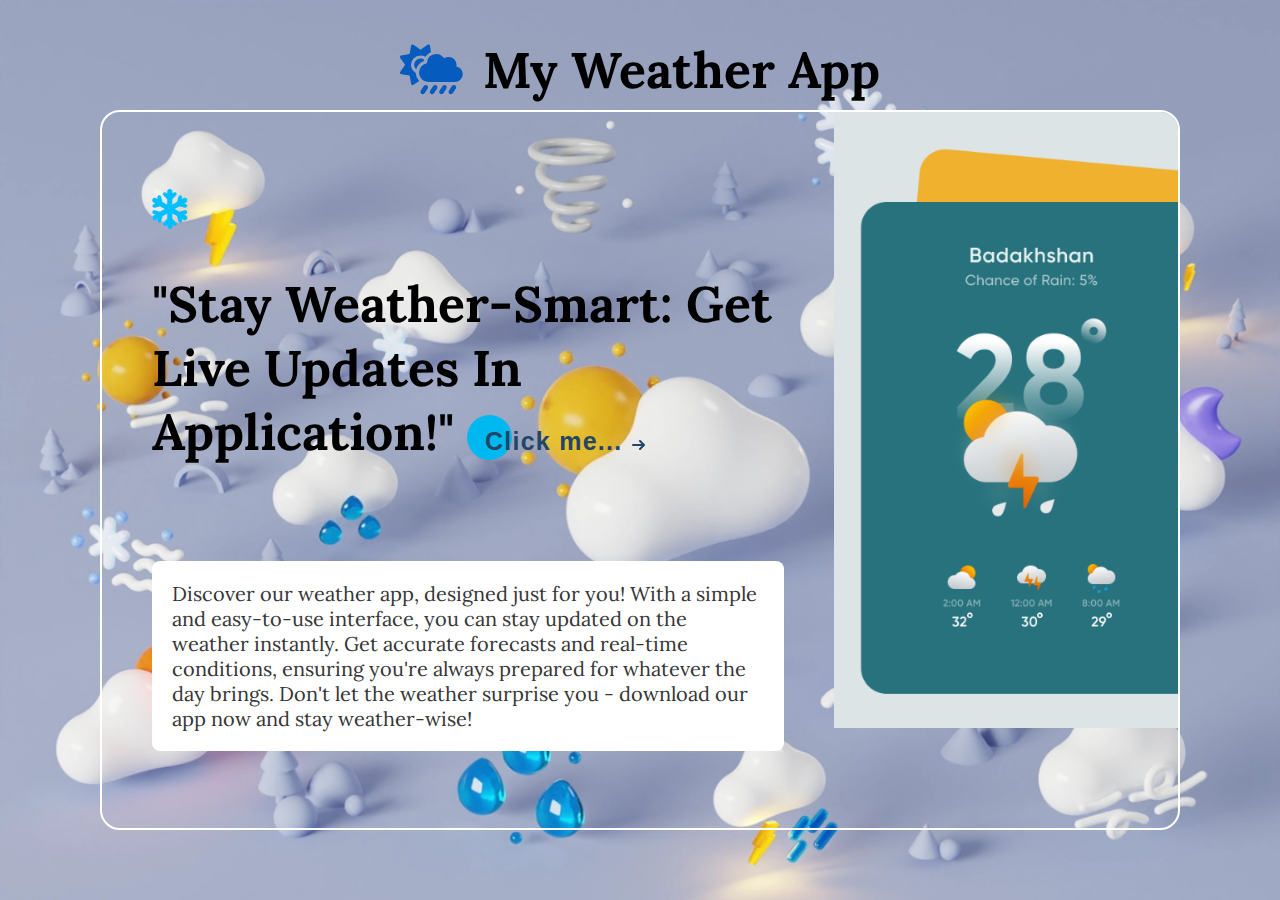
<file: index.html>
<!DOCTYPE html>
<html lang="en">

<head>
    <meta charset="UTF-8">
    <meta name="viewport" content="width=device-width, initial-scale=1.0">
    <title>Weather App</title>
    <link rel="stylesheet" href="style.css">
    <link rel="stylesheet" href="https://cdnjs.cloudflare.com/ajax/libs/font-awesome/6.4.0/css/all.min.css">
</head>

<body>

    <!-- <a href="./weather.html" class="link"><button>click</button> </a> -->
    <div class="container">
        <nav class="navbar">

            <h1> <i class="fa-solid fa-cloud-sun-rain"
                    style=" color: rgb(5, 91, 190); font-size: 50px; margin-right: 20px;"></i>My Weather App</h1>
        </nav>

        <div class="hero-section">
            <div class="text-section">
                <i class="fa-solid fa-snowflake" style=" color: rgb(0, 191, 255); font-size: 40px;"></i>
          
                 <span>
                    <h1>"Stay Weather-Smart: Get Live Updates In Application!" <a href="./weather.html"><button class="cta">
                        <span>Click me...</span>
                        <svg viewBox="0 0 13 10" height="10px" width="15px">
                          <path d="M1,5 L11,5"></path>
                          <polyline points="8 1 12 5 8 9"></polyline>
                        </svg>
                      </button></a></h1> </span>

                <p>
                    Discover our weather app, designed just for you! With a simple and easy-to-use interface, you can
                    stay updated on the weather instantly. Get accurate forecasts and real-time conditions, ensuring
                    you're always prepared for whatever the day brings.
                    Don't let the weather surprise you - download our app now and stay weather-wise!</p>
            </div>
            <div class="image-section">
                <img src="./main-img/Screenshot 2023-06-12 231549.png" alt="">
            </div>
        </div>

    </div>

</body>

</html>
</file>
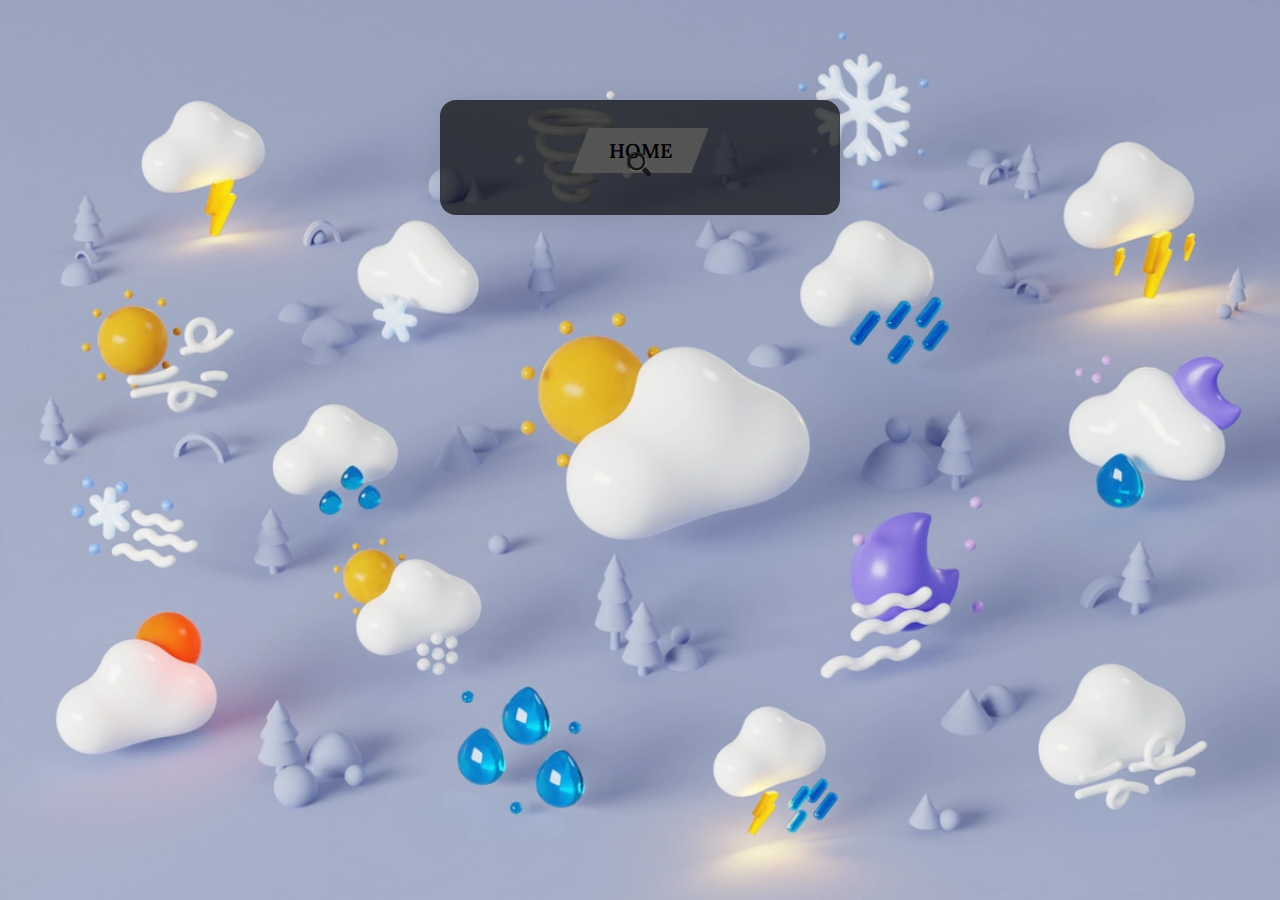
<file: weather.html>
<!DOCTYPE html>
<html lang="en">

<head>
  <meta charset="UTF-8">
  <meta http-equiv="X-UA-Compatible" content="IE=edge">
  <meta name="viewport" content="width=device-width, initial-scale=1.0">
  <title>Weather App</title>
  <link rel="stylesheet" href="weather.css">

</head>

<body>

  <div class="container">
    
<a href="index.html" ><button class="btn-home">
  <span class="span-home"> HOME</span>
</button></a>
    

    <div class="weather-card">
      <form class="search-bar">
        <input class="search-input" required="" name="search" type="search" autocomplete="off">
        <button class="search-btn">
          <span>Search</span>
        </button>
      </form>

      <div class="weather-data">




        <!-- <span class="icon ">
          <div class="celsius">0°C </div>

          <img src="//cdn.weatherapi.com/weather/64x64/night/113.png" class="weather-icon" alt="">
        </span>

        <h1>Indore</h1> <span class="state">Madhya Pradesh <p> , India</p></span>

        <div class="extra-icon">
          <span class="humidity-wind">
            <div class="humidity"><img src="./icons8-humidity-80.png" alt="">Humidity :- 80%</div>
            <div class="wind"><img src="./icons8-wind-96.png" alt="">Wind :-1002 </div>
          </span>
          <span class="uv-pressure">
            <div class="uv"><img src="./icons8-uv-index-64.png" alt="">UV :-1.1</div>
            <div class="pressure"><img src="./icons8-pressure-96.png" alt=""> Pressure :-1002</div>
          </span>
        </div> -->





      </div>








    </div>







    <script src="main.js"></script>
</body>

</html>
</file>
<file: style.css>
@import url('https://fonts.googleapis.com/css2?family=Lora&display=swap');

* {
    margin: 0;
    padding: 0;
    box-sizing: border-box;
    font-family: 'Lora', serif;
    /* border: 1px solid red; */
}

.container{
 
     min-height: 100vh;
    background-image: url(./main-img/main.webp);
    background-position: top;
    background-size: cover;
    padding: 30px 100px;
}
.navbar{
    height: 80px;
   
    display: flex;
    align-items: center;
    justify-content: center;
}
.navbar h1{
 font-size: 50px;
color: rgb(0, 0, 0);


}

.hero-section{
    width: 100%;
    min-height: 80vh;
    
    display: flex;
  border: 2px solid rgb(255, 255, 255);
  border-radius: 20px;
  overflow: hidden;
  flex-wrap: wrap;
}

.text-section{
    width: 68%;
    padding: 30px 50px;
    display: flex;
    flex-direction: column;
    justify-content: space-around;
}
.text-section h1{
    margin-top: -50px;
    font-size: 50px;
   
}
  
 /* button  */
.cta {
    cursor: pointer;
    position: relative;
    margin: auto;
    padding: 12px 18px;
    transition: all 0.2s ease;
    border: none;
    background: none;
   }
   
   .cta:before {
    content: "";
    position: absolute;
    top: 0;
    left: 0;
    display: block;
    border-radius: 50px;
    /* background: #b1dae7; */
    background: #00b8f0;
    width: 45px;
    height: 45px;
    transition: all 0.3s ease;
   }
   
   .cta span {
    position: relative;
    font-family: "Ubuntu", sans-serif;
    font-size: 25px;
    font-weight: 700;
    letter-spacing: 0.05em;
    color: #234567;
   }
   
   .cta svg {
    position: relative;
    top: 0;
    margin-left: 10px;
    fill: none;
    stroke-linecap: round;
    stroke-linejoin: round;
    stroke: #234567;
    stroke-width: 2;
    transform: translateX(-5px);
    transition: all 0.3s ease;
   }
   
   .cta:hover:before {
    width: 100%;
    background: #00b8f0;
   }
   
   .cta:hover svg {
    transform: translateX(0);
   }
   
   .cta:active {
    transform: scale(0.95);
   }





.text-section p{
    border-radius: 8px;
    padding: 20px;
    font-size: 20px;
    background-color: rgb(255, 255, 255);
    color: rgb(54, 54, 54);
    
}

.image-section {
    width: 32%;
    max-height: 80vh;

    overflow: hidden;
   
}

.image-section img{
    width: 450px;
}

@media screen and (max-width: 1080px) {
    .hero-section{
        
        display: flex;
    flex-direction: column;
    justify-content: center;
    align-items: center;
      border-radius: 20px;
      overflow: hidden;
      flex-wrap: wrap;
    }
    .text-section{
        width: 100%;
        height: 500px;
        
    }
    .image-section {
        display: none;
       
    }
  
  }
</file>
<file: weather.css>
@import url('https://fonts.googleapis.com/css2?family=Lora&display=swap');

* {
    margin: 0;
    padding: 0;
    box-sizing: border-box;
    font-family: 'Lora', serif;
}


.search-bar {
    display: flex;

}

.search-bar input,
.search-btn,
.search-btn:before,
.search-btn:after {
    transition: all 0.25s ease-out;
}

.search-bar input,
.search-btn {
    width: 3em;
    height: 3em;
}

.search-bar input:invalid:not(:focus),
.search-btn {
    cursor: pointer;
}

.search-bar,
.search-bar input:focus,
.search-bar input:valid {
    width: 100%;
    margin-bottom: 10px;

}

.search-bar input:focus,
.search-bar input:not(:focus)+.search-btn:focus {
    outline: none;
}

.search-bar {
    margin: auto;
    padding: 1.5em;
    justify-content: center;
    max-width: 30em;
}

.search-bar input {
    background: transparent;
    border-radius: 1.5em;
    box-shadow: 0 0 0 0.4em #171717 inset;
    padding: 0.75em;
    transform: translate(0.5em, 0.5em) scale(0.5);
    transform-origin: 100% 0;
    -webkit-appearance: none;
    -moz-appearance: none;
    appearance: none;
}

.search-bar input::-webkit-search-decoration {
    -webkit-appearance: none;
}

.search-bar input:focus,
.search-bar input:valid {
    background: #fff;
    border-radius: 0.375em 0 0 0.375em;
    box-shadow: 0 0 0 0.1em #d9d9d9 inset;
    transform: scale(1);
}

.search-btn {
    background: #171717;
    border-radius: 0 0.75em 0.75em 0 / 0 1.5em 1.5em 0;
    padding: 0.75em;
    position: relative;
    transform: translate(0.25em, 0.25em) rotate(45deg) scale(0.25, 0.125);
    transform-origin: 0 50%;
}

.search-btn:before,
.search-btn:after {
    content: "";
    display: block;
    opacity: 0;
    position: absolute;
}

.search-btn:before {
    border-radius: 50%;
    box-shadow: 0 0 0 0.2em #f1f1f1 inset;
    top: 0.75em;
    left: 0.75em;
    width: 1.2em;
    height: 1.2em;
}

.search-btn:after {
    background: #f1f1f1;
    border-radius: 0 0.25em 0.25em 0;
    top: 51%;
    left: 51%;
    width: 0.75em;
    height: 0.25em;
    transform: translate(0.2em, 0) rotate(45deg);
    transform-origin: 0 50%;
}

.search-btn span {
    display: inline-block;
    overflow: hidden;
    width: 1px;
    height: 1px;
}

/* Active state */
.search-bar input:focus+.search-btn,
.search-bar input:valid+.search-btn {
    background: #2762f3;
    border-radius: 0 0.375em 0.375em 0;
    transform: scale(1);
}

.search-bar input:focus+.search-btn:before,
.search-bar input:focus+.search-btn:after,
.search-bar input:valid+.search-btn:before,
.search-bar input:valid+.search-btn:after {
    opacity: 1;
}

.search-bar input:focus+.search-btn:hover,
.search-bar input:valid+.search-btn:hover,
.search-bar input:valid:not(:focus)+.search-btn:focus {
    background: #0c48db;
}

.search-bar input:focus+.search-btn:active,
.search-bar input:valid+.search-btn:active {
    transform: translateY(1px);
}

@media screen and (prefers-color-scheme: dark) {

    body,
    input {
        color: #f1f1f1;
    }

    .search-bar input {
        box-shadow: 0 0 0 0.4em #f1f1f1 inset;
    }

    .search-bar input:focus,
    .search-bar input:valid {
        background: #3d3d3d;
        box-shadow: 0 0 0 0.1em #3d3d3d inset;
    }

    .search-btn {
        background: #f1f1f1;
    }
}


/* button home */
.btn-home {
    background: #fff;
    border: none;
    padding: 10px 20px;
    display: inline-block;
    font-size: 20px;
    font-weight: 600;
    min-width: 120px;
    text-transform: uppercase;
    cursor: pointer;
    transform: skew(-21deg);
    position: relative;
     top: -300px;
     /* right: -300px; */
}

.span-home {
    display: inline-block;
    transform: skew(21deg);
}

.btn-home::before {
    content: '';
    position: absolute;
    top: 0;
    bottom: 0;
    right: 100%;
    left: 0;
    background: rgb(20, 20, 20);
    opacity: 0;
    z-index: -1;
    transition: all 0.5s;
}

.btn-home:hover {
    color: #fff;
}

.btn-home:hover::before {
    left: 0;
    right: 0;
    opacity: 1;
}


.container {
    display: flex;
    justify-content: center;
    align-items: center;
    height: 100vh;
    background-image: url(./main-img/main.webp);
    background-repeat: no-repeat;
    background-size: cover;
    background-position: left;
}

.weather-card {
    width: 400px;
    min-height: 50px;
    position: absolute;
    padding: 20px 0px;
    top: 100px;

    background: rgba(0, 0, 0, 0.67);
    border-radius: 16px;
    box-shadow: 0 4px 30px rgba(0, 0, 0, 0.1);
    backdrop-filter: blur(0px);
    -webkit-backdrop-filter: blur(0px);
    border: 1px solid rgba(0, 0, 0, 0.07);

    transition: all ease-in-out 1s;
}




/* weather-data  */


.weather-data {
    display: flex;

    align-items: center;
    flex-direction: column;
    margin-top: -15px;


}

.weather-data h1 {
    font-size: 50px;
    margin-top: -15px;

}

.weather-data .state {
    font-size: 20px;

}

.weather-icon {
    width: 150px;
}


.icon {
    display: flex;

    width: 100%;
    height: 120px;
    justify-content: center;

    align-items: center;

}

.celsius {

    display: flex;
    justify-content: center;
    width: 50%;
    font-size: 70px;
}

span img {
    width: 180px;

}


.state {
    display: flex;
}


.extra-icon {
    margin-top: 25px;
    display: flex;
    width: 100%;
    height: 200px;
    padding: 10px 5px 20px;

}

.extra-icon img {
    width: 50px;
    margin-bottom: 10px;
}

.humidity-wind {
    width: 50%;
    height: 100%;
    display: flex;
    flex-direction: column;
    align-items: center;
    justify-content: space-around;

}


.uv-pressure {
    width: 50%;
    height: 100%;
    display: flex;
    flex-direction: column;
    align-items: center;
    justify-content: space-around;
}

.extra-icon div {
    display: flex;
    flex-direction: column;
    align-items: center;
    font-size: 22px;
    margin-bottom: 12px;

}
</file>
